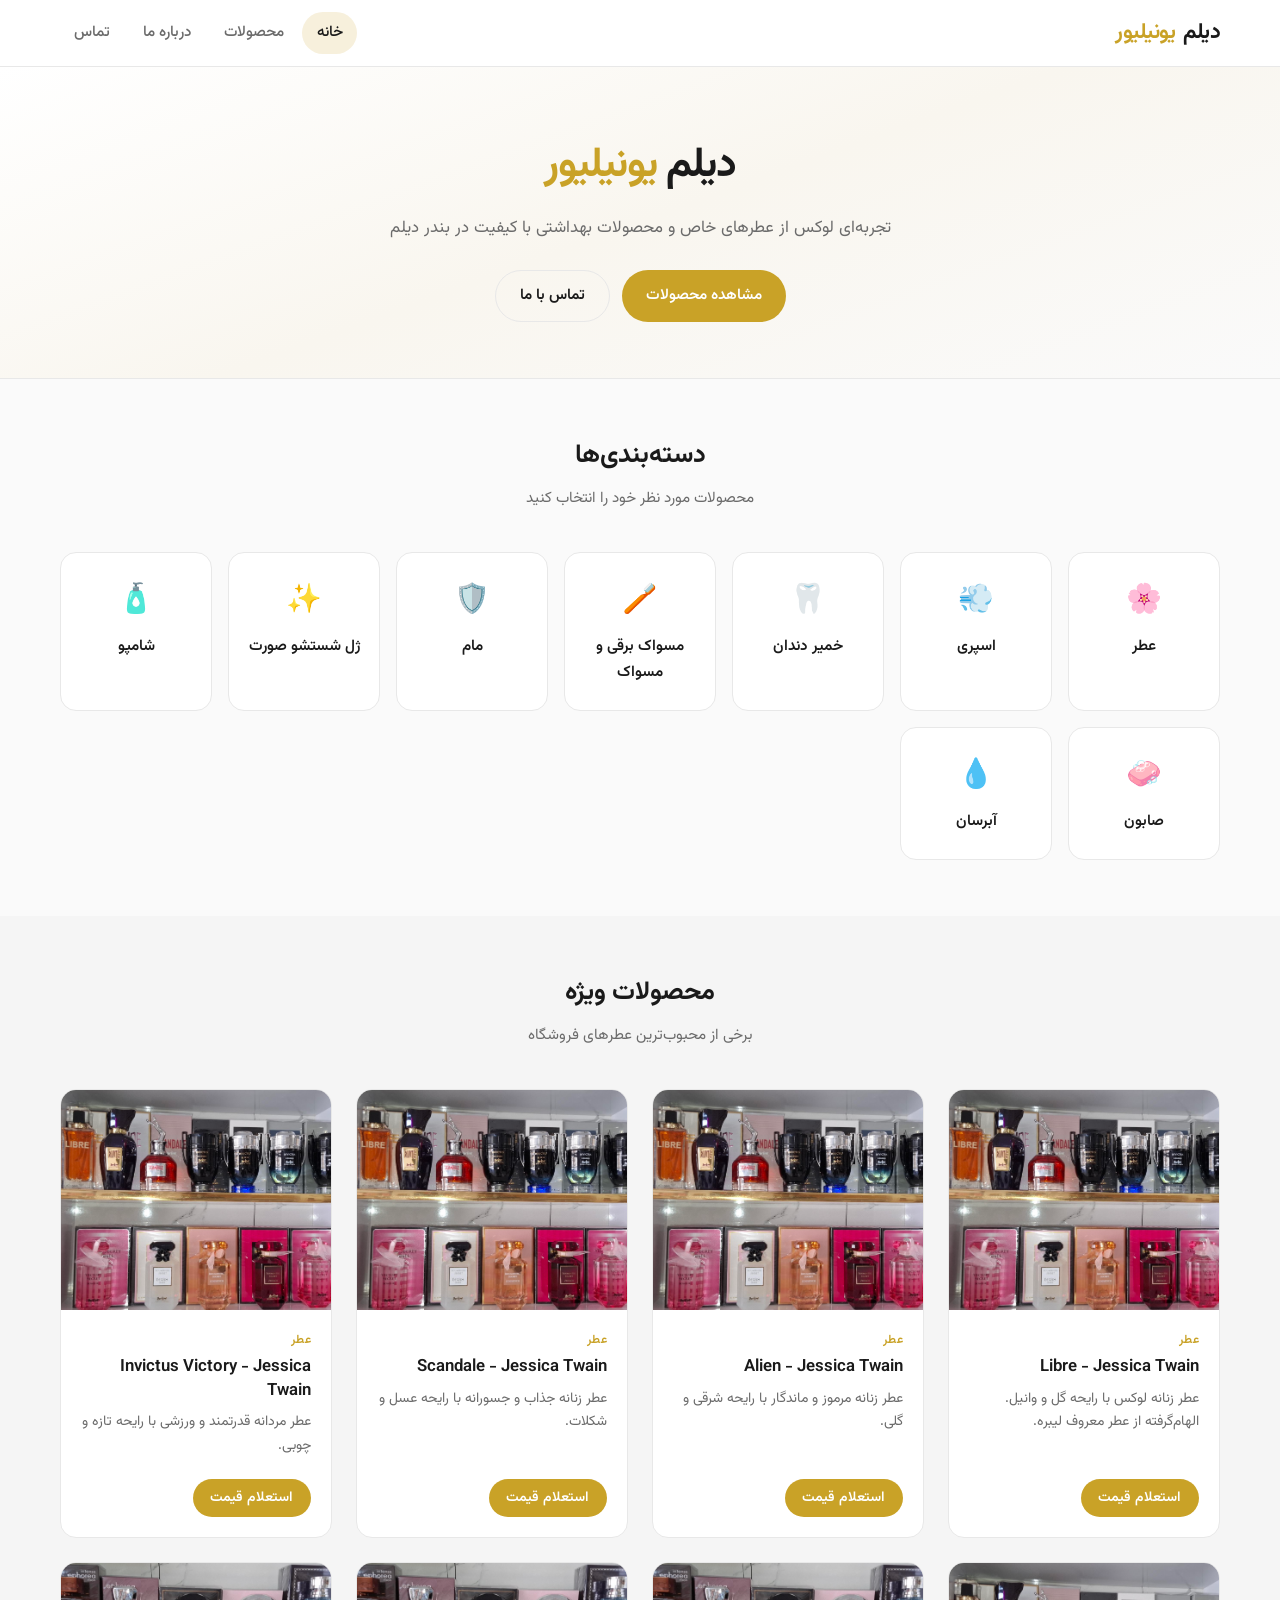
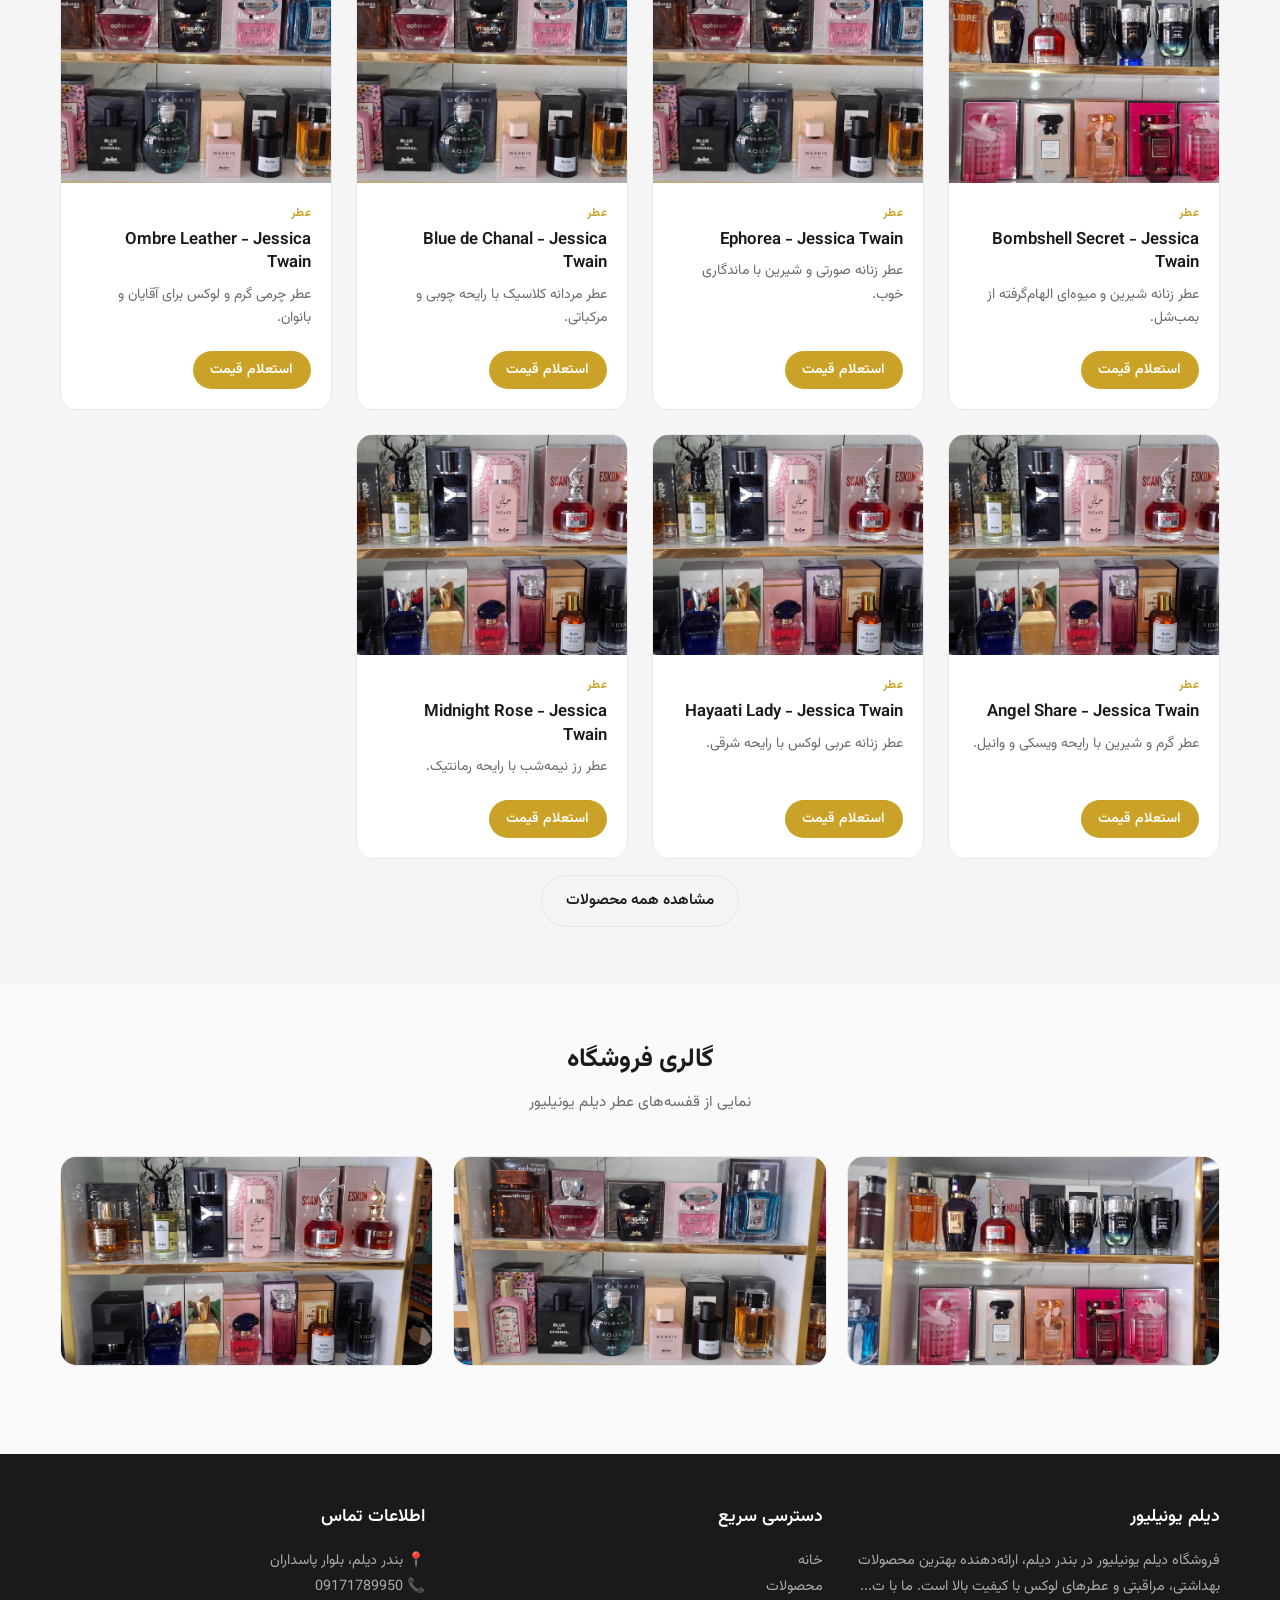
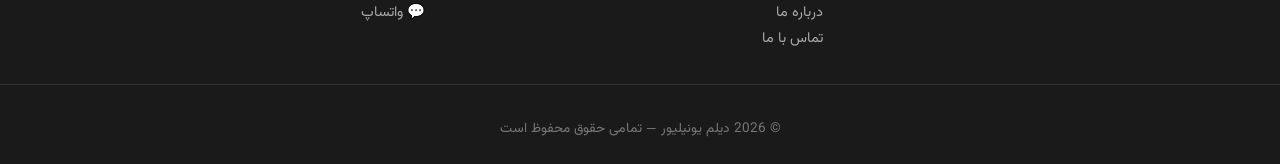
<file: index.html>
<!DOCTYPE html>
<html lang="fa" dir="rtl">
<head>
  <meta charset="UTF-8">
  <meta name="viewport" content="width=device-width, initial-scale=1.0">
  <meta name="description" content="فروشگاه دیلم یونیلیور - عطر و محصولات بهداشتی لوکس در بندر دیلم">
  <meta name="theme-color" content="#c9a227">
  <title>دیلم یونیلیور | فروشگاه عطر و محصولات بهداشتی</title>
  <link rel="manifest" href="manifest.json">
  <link rel="icon" href="images/icon-192.png">
  <link rel="apple-touch-icon" href="images/icon-192.png">
  <link rel="stylesheet" href="css/style.css">
</head>
<body>
  <header class="header" id="header"></header>

  <section class="hero">
    <h1>دیلم <span>یونیلیور</span></h1>
    <p>تجربه‌ای لوکس از عطرهای خاص و محصولات بهداشتی با کیفیت در بندر دیلم</p>
    <div class="hero-actions">
      <a href="products.html" class="btn btn-primary">مشاهده محصولات</a>
      <a href="contact.html" class="btn btn-outline">تماس با ما</a>
    </div>
  </section>

  <section class="section">
    <div class="container">
      <h2 class="section-title">دسته‌بندی‌ها</h2>
      <p class="section-subtitle">محصولات مورد نظر خود را انتخاب کنید</p>
      <div class="categories-grid" id="categoriesGrid"></div>
    </div>
  </section>

  <section class="section" style="background: var(--bg-soft);">
    <div class="container">
      <h2 class="section-title">محصولات ویژه</h2>
      <p class="section-subtitle">برخی از محبوب‌ترین عطرهای فروشگاه</p>
      <div class="products-grid" id="featuredProducts"></div>
      <div class="text-center mt-3">
        <a href="products.html" class="btn btn-outline">مشاهده همه محصولات</a>
      </div>
    </div>
  </section>

  <section class="section">
    <div class="container">
      <h2 class="section-title">گالری فروشگاه</h2>
      <p class="section-subtitle">نمایی از قفسه‌های عطر دیلم یونیلیور</p>
      <div class="gallery-grid">
        <div class="gallery-item">
          <img src="images/1000253459.jpg" alt="قفسه عطر ۱" loading="lazy">
        </div>
        <div class="gallery-item">
          <img src="images/1000253458.jpg" alt="قفسه عطر ۲" loading="lazy">
        </div>
        <div class="gallery-item">
          <img src="images/1000253457.jpg" alt="قفسه عطر ۳" loading="lazy">
        </div>
      </div>
    </div>
  </section>

  <footer class="footer" id="footer"></footer>

  <!-- مودال استعلام قیمت -->
  <div class="modal-overlay" id="inquiryModal">
    <div class="modal">
      <h3>استعلام قیمت</h3>
      <p>محصول: <strong id="inquiryProductName"></strong></p>
      <form id="inquiryForm">
        <input type="hidden" id="inquiryProductId">
        <div class="form-group">
          <label for="customerName">نام شما</label>
          <input type="text" id="customerName" placeholder="نام و نام خانوادگی" required>
        </div>
        <div class="modal-actions">
          <button type="button" class="btn btn-outline" onclick="closeInquiryModal()">انصراف</button>
          <button type="submit" class="btn btn-primary">ارسال به واتساپ</button>
        </div>
      </form>
    </div>
  </div>

  <script src="js/data.js"></script>
  <script src="js/app.js"></script>
</body>
</html>
</file>
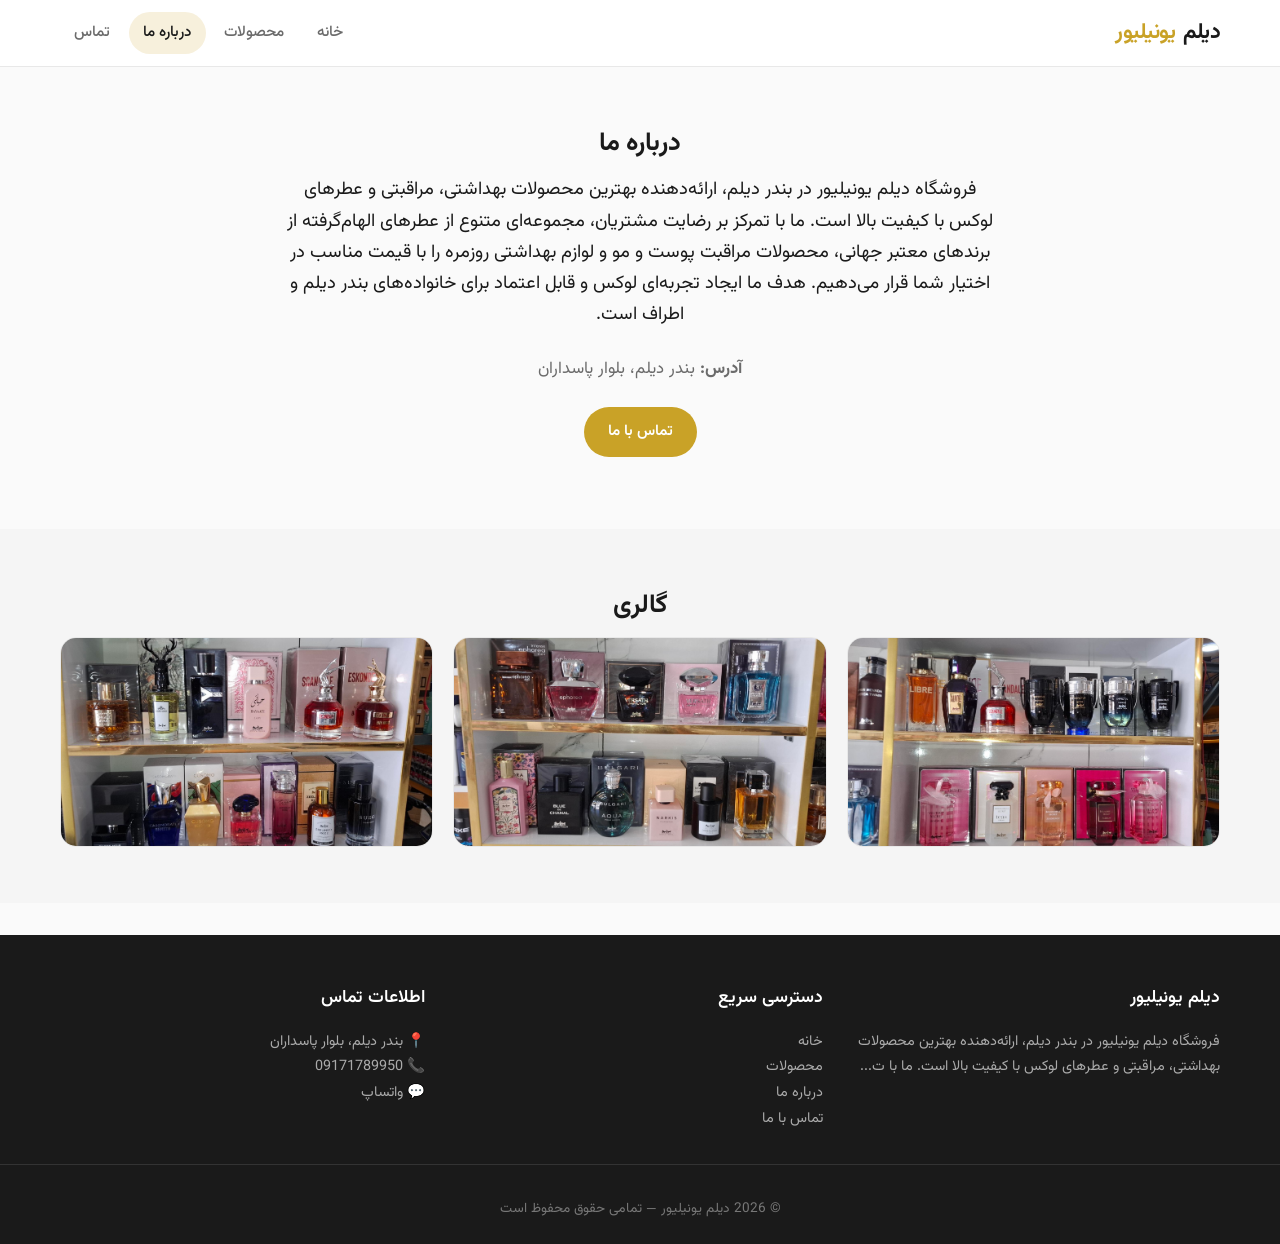
<file: about.html>
<!DOCTYPE html>
<html lang="fa" dir="rtl">
<head>
  <meta charset="UTF-8">
  <meta name="viewport" content="width=device-width, initial-scale=1.0">
  <meta name="description" content="درباره فروشگاه دیلم یونیلیور در بندر دیلم">
  <meta name="theme-color" content="#c9a227">
  <title>درباره ما | دیلم یونیلیور</title>
  <link rel="manifest" href="manifest.json">
  <link rel="icon" href="images/icon-192.png">
  <link rel="stylesheet" href="css/style.css">
</head>
<body>
  <header class="header" id="header"></header>

  <section class="section">
    <div class="container">
      <h1 class="section-title">درباره ما</h1>
      <div class="about-content" id="aboutContent">
        <!-- محتوا از JS لود می‌شود -->
      </div>
    </div>
  </section>

  <section class="section" style="background: var(--bg-soft);">
    <div class="container">
      <h2 class="section-title">گالری</h2>
      <div class="gallery-grid">
        <div class="gallery-item">
          <img src="images/1000253459.jpg" alt="قفسه عطر" loading="lazy">
        </div>
        <div class="gallery-item">
          <img src="images/1000253458.jpg" alt="قفسه عطر" loading="lazy">
        </div>
        <div class="gallery-item">
          <img src="images/1000253457.jpg" alt="قفسه عطر" loading="lazy">
        </div>
      </div>
    </div>
  </section>

  <footer class="footer" id="footer"></footer>

  <script src="js/data.js"></script>
  <script src="js/app.js"></script>
  <script>
    document.addEventListener("DOMContentLoaded", () => {
      const info = loadShopInfo();
      document.getElementById("aboutContent").innerHTML = `
        <p style="font-size:1.15rem; color:var(--text); margin-bottom:1.5rem;">${info.about}</p>
        <p><strong>آدرس:</strong> ${info.address}</p>
        <p style="margin-top:1.5rem;">
          <a href="contact.html" class="btn btn-primary">تماس با ما</a>
        </p>
      `;
    });
  </script>
</body>
</html>
</file>
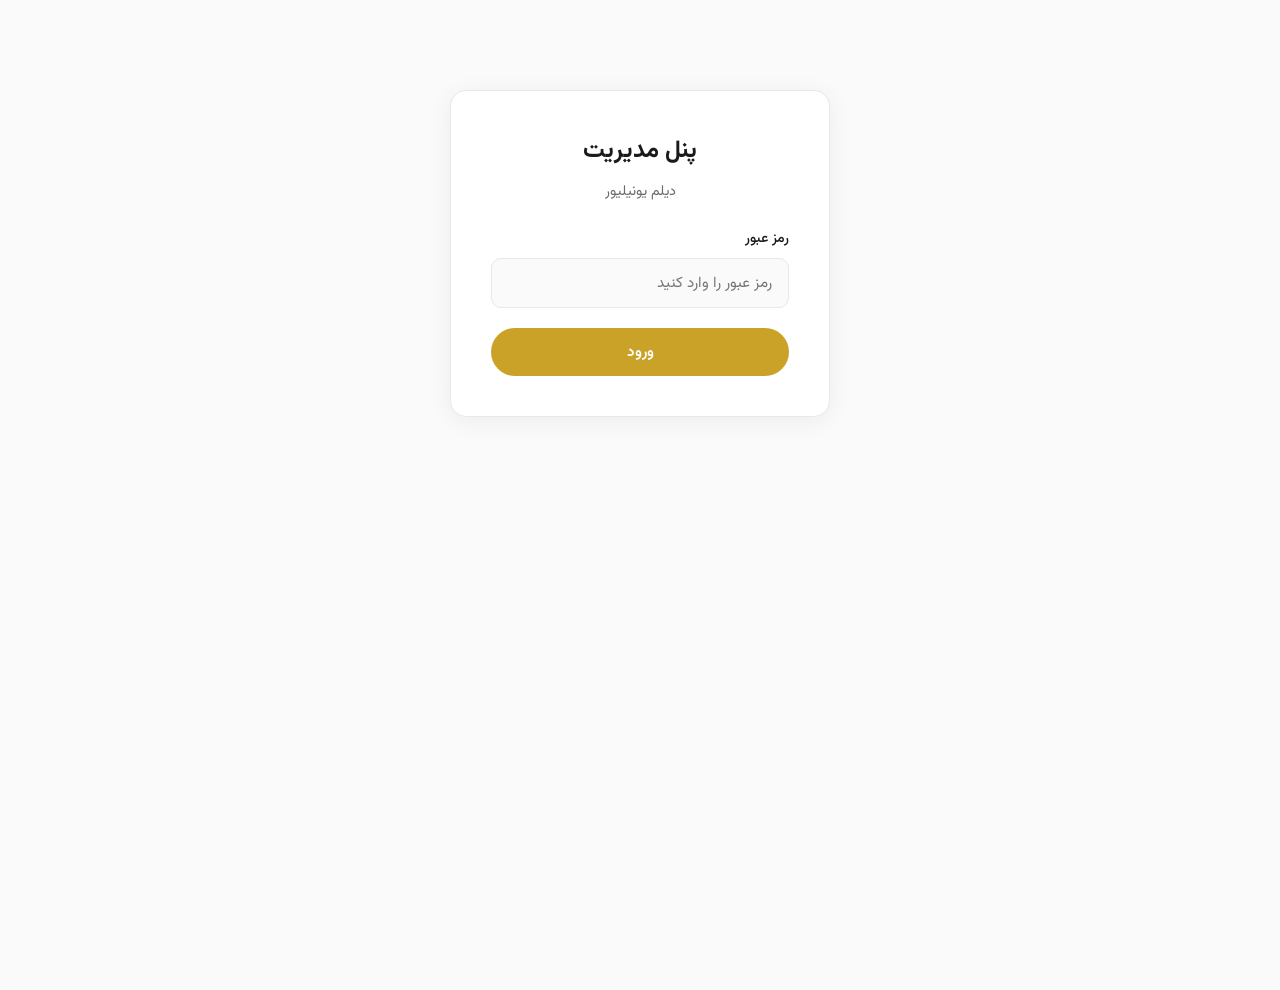
<file: admin.html>
<!DOCTYPE html>
<html lang="fa" dir="rtl">
<head>
  <meta charset="UTF-8">
  <meta name="viewport" content="width=device-width, initial-scale=1.0">
  <meta name="theme-color" content="#1a1a1a">
  <title>پنل مدیریت | دیلم یونیلیور</title>
  <link rel="icon" href="images/icon-192.png">
  <link rel="stylesheet" href="css/style.css">
</head>
<body>
  <div id="loginScreen">
    <div class="login-box">
      <h2 style="text-align:center; margin-bottom:0.5rem;">پنل مدیریت</h2>
      <p style="text-align:center; color:var(--text-muted); margin-bottom:1.5rem; font-size:0.9rem;">دیلم یونیلیور</p>
      <form id="loginForm">
        <div class="form-group">
          <label for="password">رمز عبور</label>
          <input type="password" id="password" placeholder="رمز عبور را وارد کنید" required>
        </div>
        <button type="submit" class="btn btn-primary" style="width:100%">ورود</button>
      </form>
      <p id="loginError" style="color:#c0392b; text-align:center; margin-top:1rem; font-size:0.9rem; display:none;">رمز عبور اشتباه است</p>
    </div>
  </div>

  <div id="adminPanel" class="hidden">
    <header class="admin-header">
      <div class="header-inner">
        <a href="index.html" class="logo">دیلم <span style="color:var(--accent)">یونیلیور</span> — مدیریت</a>
        <button class="btn btn-sm btn-outline" style="color:#fff; border-color:#555;" onclick="logout()">خروج</button>
      </div>
    </header>

    <div class="admin-layout">
      <aside class="admin-sidebar">
        <a href="#" class="active" data-tab="products">محصولات</a>
        <a href="#" data-tab="categories">دسته‌بندی‌ها</a>
        <a href="#" data-tab="shop">اطلاعات فروشگاه</a>
        <a href="#" data-tab="export">خروجی داده</a>
      </aside>

      <main class="admin-content">
        <!-- محصولات -->
        <div id="tab-products" class="tab-content">
          <div style="display:flex; justify-content:space-between; align-items:center; margin-bottom:1.5rem; flex-wrap:wrap; gap:1rem;">
            <h2>مدیریت محصولات</h2>
            <button class="btn btn-primary btn-sm" onclick="showAddProduct()">+ افزودن محصول</button>
          </div>

          <div class="admin-card">
            <div style="overflow-x:auto;">
              <table class="admin-table" id="productsTable">
                <thead>
                  <tr>
                    <th>نام</th>
                    <th>دسته‌بندی</th>
                    <th>ویژه</th>
                    <th>عملیات</th>
                  </tr>
                </thead>
                <tbody></tbody>
              </table>
            </div>
          </div>
        </div>

        <!-- دسته‌بندی‌ها -->
        <div id="tab-categories" class="tab-content hidden">
          <div style="display:flex; justify-content:space-between; align-items:center; margin-bottom:1.5rem; flex-wrap:wrap; gap:1rem;">
            <h2>دسته‌بندی‌ها</h2>
            <button class="btn btn-primary btn-sm" onclick="showAddCategory()">+ افزودن دسته</button>
          </div>
          <div class="admin-card">
            <table class="admin-table" id="categoriesTable">
              <thead>
                <tr>
                  <th>آیکون</th>
                  <th>نام</th>
                  <th>شناسه</th>
                  <th>عملیات</th>
                </tr>
              </thead>
              <tbody></tbody>
            </table>
          </div>
        </div>

        <!-- اطلاعات فروشگاه -->
        <div id="tab-shop" class="tab-content hidden">
          <h2 style="margin-bottom:1.5rem;">اطلاعات فروشگاه</h2>
          <div class="admin-card">
            <form id="shopForm">
              <div class="form-group">
                <label>نام فروشگاه</label>
                <input type="text" id="shopName" required>
              </div>
              <div class="form-group">
                <label>متن درباره ما</label>
                <textarea id="shopAbout" rows="5" required></textarea>
              </div>
              <div class="form-group">
                <label>آدرس</label>
                <input type="text" id="shopAddress">
              </div>
              <div class="form-group">
                <label>شماره تلفن / واتساپ (بدون صفر اول، با ۹۸)</label>
                <input type="text" id="shopWhatsapp" placeholder="989171789950">
              </div>
              <div class="form-group">
                <label>شماره نمایشی</label>
                <input type="text" id="shopPhone" placeholder="09171789950">
              </div>
              <div class="form-group">
                <label>اینستاگرام (بدون @)</label>
                <input type="text" id="shopInstagram">
              </div>
              <button type="submit" class="btn btn-primary">ذخیره تغییرات</button>
            </form>
          </div>
        </div>

        <!-- خروجی -->
        <div id="tab-export" class="tab-content hidden">
          <h2 style="margin-bottom:1.5rem;">خروجی و پشتیبان‌گیری</h2>
          <div class="admin-card">
            <p style="color:var(--text-muted); margin-bottom:1rem;">
              چون سایت روی GitHub Pages است، داده‌های اضافه‌شده فقط روی همین مرورگر ذخیره می‌شوند.
              برای دائمی کردن، داده‌ها را کپی کرده و در فایل <code>js/data.js</code> جایگزین کنید.
            </p>
            <button class="btn btn-primary" onclick="exportData()">دانلود فایل داده (JSON)</button>
            <button class="btn btn-outline mt-2" onclick="resetToDefault()">بازگشت به داده‌های اولیه</button>
          </div>
        </div>
      </main>
    </div>
  </div>

  <!-- مودال افزودن/ویرایش محصول -->
  <div class="modal-overlay" id="productModal">
    <div class="modal" style="max-width:480px;">
      <h3 id="productModalTitle">افزودن محصول</h3>
      <form id="productForm">
        <input type="hidden" id="productId">
        <div class="form-group">
          <label>نام محصول</label>
          <input type="text" id="productName" required>
        </div>
        <div class="form-group">
          <label>برند (اختیاری)</label>
          <input type="text" id="productBrand">
        </div>
        <div class="form-group">
          <label>دسته‌بندی</label>
          <select id="productCategory" required></select>
        </div>
        <div class="form-group">
          <label>توضیحات</label>
          <textarea id="productDesc" rows="3"></textarea>
        </div>
        <div class="form-group">
          <label>آدرس تصویر (یا نام فایل داخل پوشه images)</label>
          <input type="text" id="productImage" placeholder="images/1000253459.jpg">
        </div>
        <div class="form-group">
          <label>
            <input type="checkbox" id="productFeatured"> نمایش در محصولات ویژه
          </label>
        </div>
        <div class="modal-actions">
          <button type="button" class="btn btn-outline" onclick="closeProductModal()">انصراف</button>
          <button type="submit" class="btn btn-primary">ذخیره</button>
        </div>
      </form>
    </div>
  </div>

  <!-- مودال دسته -->
  <div class="modal-overlay" id="categoryModal">
    <div class="modal">
      <h3 id="categoryModalTitle">افزودن دسته‌بندی</h3>
      <form id="categoryForm">
        <input type="hidden" id="categoryOldId">
        <div class="form-group">
          <label>شناسه (انگلیسی، بدون فاصله)</label>
          <input type="text" id="categoryId" required placeholder="مثلاً perfume">
        </div>
        <div class="form-group">
          <label>نام نمایشی</label>
          <input type="text" id="categoryName" required>
        </div>
        <div class="form-group">
          <label>آیکون (ایموجی)</label>
          <input type="text" id="categoryIcon" placeholder="🌸">
        </div>
        <div class="modal-actions">
          <button type="button" class="btn btn-outline" onclick="closeCategoryModal()">انصراف</button>
          <button type="submit" class="btn btn-primary">ذخیره</button>
        </div>
      </form>
    </div>
  </div>

  <script src="js/data.js"></script>
  <script>
    // توابع بارگذاری داده
    function loadProducts() {
      const stored = localStorage.getItem("dilem_products");
      return stored ? JSON.parse(stored) : DEFAULT_PRODUCTS;
    }
    function loadCategories() {
      const stored = localStorage.getItem("dilem_categories");
      return stored ? JSON.parse(stored) : DEFAULT_CATEGORIES;
    }
    function loadShopInfo() {
      const stored = localStorage.getItem("dilem_shop_info");
      return stored ? JSON.parse(stored) : DEFAULT_SHOP_INFO;
    }

    const ADMIN_PASSWORD = "admin123";
    let products = loadProducts();
    let categories = loadCategories();
    let shopInfo = loadShopInfo();

    // ورود
    document.getElementById("loginForm").addEventListener("submit", (e) => {
      e.preventDefault();
      const pass = document.getElementById("password").value.trim();
      if (pass === ADMIN_PASSWORD) {
        sessionStorage.setItem("dilem_admin", "1");
        showAdmin();
      } else {
        document.getElementById("loginError").style.display = "block";
      }
    });

    function logout() {
      sessionStorage.removeItem("dilem_admin");
      location.reload();
    }

    function showAdmin() {
      document.getElementById("loginScreen").classList.add("hidden");
      document.getElementById("adminPanel").classList.remove("hidden");
      renderProductsTable();
      renderCategoriesTable();
      fillShopForm();
    }

    // چک لاگین
    if (sessionStorage.getItem("dilem_admin") === "1") {
      showAdmin();
    }

    // تب‌ها
    document.querySelectorAll(".admin-sidebar a").forEach(link => {
      link.addEventListener("click", (e) => {
        e.preventDefault();
        document.querySelectorAll(".admin-sidebar a").forEach(a => a.classList.remove("active"));
        link.classList.add("active");
        document.querySelectorAll(".tab-content").forEach(t => t.classList.add("hidden"));
        document.getElementById("tab-" + link.dataset.tab).classList.remove("hidden");
      });
    });

    // محصولات
    function renderProductsTable() {
      const tbody = document.querySelector("#productsTable tbody");
      tbody.innerHTML = products.map(p => {
        const cat = categories.find(c => c.id === p.category);
        return `
          <tr>
            <td>${p.name}${p.brand ? ` <small style="color:#888">(${p.brand})</small>` : ""}</td>
            <td>${cat ? cat.name : p.category}</td>
            <td>${p.featured ? "✅" : "—"}</td>
            <td>
              <button class="btn btn-sm btn-outline" onclick="editProduct('${p.id}')">ویرایش</button>
              <button class="btn btn-sm btn-outline" style="color:#c0392b; border-color:#e74c3c;" onclick="deleteProduct('${p.id}')">حذف</button>
            </td>
          </tr>
        `;
      }).join("");
    }

    function showAddProduct() {
      document.getElementById("productModalTitle").textContent = "افزودن محصول";
      document.getElementById("productForm").reset();
      document.getElementById("productId").value = "";
      fillCategorySelect();
      document.getElementById("productModal").classList.add("active");
    }

    function editProduct(id) {
      const p = products.find(x => x.id === id);
      if (!p) return;
      document.getElementById("productModalTitle").textContent = "ویرایش محصول";
      document.getElementById("productId").value = p.id;
      document.getElementById("productName").value = p.name;
      document.getElementById("productBrand").value = p.brand || "";
      document.getElementById("productDesc").value = p.description || "";
      document.getElementById("productImage").value = p.image || "";
      document.getElementById("productFeatured").checked = !!p.featured;
      fillCategorySelect();
      document.getElementById("productCategory").value = p.category;
      document.getElementById("productModal").classList.add("active");
    }

    function closeProductModal() {
      document.getElementById("productModal").classList.remove("active");
    }

    function fillCategorySelect() {
      const sel = document.getElementById("productCategory");
      sel.innerHTML = categories.map(c => `<option value="${c.id}">${c.name}</option>`).join("");
    }

    document.getElementById("productForm").addEventListener("submit", (e) => {
      e.preventDefault();
      const id = document.getElementById("productId").value;
      const data = {
        id: id || "p" + Date.now(),
        name: document.getElementById("productName").value.trim(),
        brand: document.getElementById("productBrand").value.trim(),
        category: document.getElementById("productCategory").value,
        description: document.getElementById("productDesc").value.trim(),
        image: document.getElementById("productImage").value.trim() || "images/1000253459.jpg",
        featured: document.getElementById("productFeatured").checked
      };

      if (id) {
        const idx = products.findIndex(p => p.id === id);
        if (idx !== -1) products[idx] = data;
      } else {
        products.push(data);
      }
      saveProducts();
      renderProductsTable();
      closeProductModal();
    });

    function deleteProduct(id) {
      if (!confirm("آیا از حذف این محصول مطمئن هستید؟")) return;
      products = products.filter(p => p.id !== id);
      saveProducts();
      renderProductsTable();
    }

    // دسته‌بندی
    function renderCategoriesTable() {
      const tbody = document.querySelector("#categoriesTable tbody");
      tbody.innerHTML = categories.map(c => `
        <tr>
          <td style="font-size:1.4rem;">${c.icon || "📦"}</td>
          <td>${c.name}</td>
          <td><code>${c.id}</code></td>
          <td>
            <button class="btn btn-sm btn-outline" onclick="editCategory('${c.id}')">ویرایش</button>
            <button class="btn btn-sm btn-outline" style="color:#c0392b; border-color:#e74c3c;" onclick="deleteCategory('${c.id}')">حذف</button>
          </td>
        </tr>
      `).join("");
    }

    function showAddCategory() {
      document.getElementById("categoryModalTitle").textContent = "افزودن دسته‌بندی";
      document.getElementById("categoryForm").reset();
      document.getElementById("categoryOldId").value = "";
      document.getElementById("categoryModal").classList.add("active");
    }

    function editCategory(id) {
      const c = categories.find(x => x.id === id);
      if (!c) return;
      document.getElementById("categoryModalTitle").textContent = "ویرایش دسته‌بندی";
      document.getElementById("categoryOldId").value = c.id;
      document.getElementById("categoryId").value = c.id;
      document.getElementById("categoryName").value = c.name;
      document.getElementById("categoryIcon").value = c.icon || "";
      document.getElementById("categoryModal").classList.add("active");
    }

    function closeCategoryModal() {
      document.getElementById("categoryModal").classList.remove("active");
    }

    document.getElementById("categoryForm").addEventListener("submit", (e) => {
      e.preventDefault();
      const oldId = document.getElementById("categoryOldId").value;
      const data = {
        id: document.getElementById("categoryId").value.trim().toLowerCase().replace(/\s+/g, "-"),
        name: document.getElementById("categoryName").value.trim(),
        icon: document.getElementById("categoryIcon").value.trim()
      };

      if (oldId) {
        const idx = categories.findIndex(c => c.id === oldId);
        if (idx !== -1) {
          // آپدیت محصولات هم اگر شناسه عوض شده
          if (oldId !== data.id) {
            products.forEach(p => { if (p.category === oldId) p.category = data.id; });
            saveProducts();
          }
          categories[idx] = data;
        }
      } else {
        if (categories.some(c => c.id === data.id)) {
          alert("این شناسه قبلاً وجود دارد");
          return;
        }
        categories.push(data);
      }
      saveCategories();
      renderCategoriesTable();
      closeCategoryModal();
    });

    function deleteCategory(id) {
      if (products.some(p => p.category === id)) {
        alert("این دسته‌بندی دارای محصول است. ابتدا محصولات را جابجا یا حذف کنید.");
        return;
      }
      if (!confirm("حذف این دسته‌بندی؟")) return;
      categories = categories.filter(c => c.id !== id);
      saveCategories();
      renderCategoriesTable();
    }

    // اطلاعات فروشگاه
    function fillShopForm() {
      document.getElementById("shopName").value = shopInfo.name || "";
      document.getElementById("shopAbout").value = shopInfo.about || "";
      document.getElementById("shopAddress").value = shopInfo.address || "";
      document.getElementById("shopWhatsapp").value = shopInfo.whatsapp || "";
      document.getElementById("shopPhone").value = shopInfo.phone || "";
      document.getElementById("shopInstagram").value = shopInfo.instagram || "";
    }

    document.getElementById("shopForm").addEventListener("submit", (e) => {
      e.preventDefault();
      shopInfo = {
        name: document.getElementById("shopName").value.trim(),
        about: document.getElementById("shopAbout").value.trim(),
        address: document.getElementById("shopAddress").value.trim(),
        whatsapp: document.getElementById("shopWhatsapp").value.trim(),
        phone: document.getElementById("shopPhone").value.trim(),
        instagram: document.getElementById("shopInstagram").value.trim()
      };
      saveShopInfo();
      alert("اطلاعات فروشگاه ذخیره شد");
    });

    // خروجی
    function exportData() {
      const data = {
        products,
        categories,
        shopInfo,
        exportedAt: new Date().toISOString()
      };
      const blob = new Blob([JSON.stringify(data, null, 2)], { type: "application/json" });
      const url = URL.createObjectURL(blob);
      const a = document.createElement("a");
      a.href = url;
      a.download = "dilem-unilever-data.json";
      a.click();
      URL.revokeObjectURL(url);
    }

    function resetToDefault() {
      if (!confirm("همه تغییرات حذف و به حالت اولیه برمی‌گردد. مطمئنید؟")) return;
      localStorage.removeItem("dilem_products");
      localStorage.removeItem("dilem_categories");
      localStorage.removeItem("dilem_shop_info");
      location.reload();
    }

    // توابع ذخیره (از data.js)
    function saveProducts() {
      localStorage.setItem("dilem_products", JSON.stringify(products));
    }
    function saveCategories() {
      localStorage.setItem("dilem_categories", JSON.stringify(categories));
    }
    function saveShopInfo() {
      localStorage.setItem("dilem_shop_info", JSON.stringify(shopInfo));
    }
  </script>
</body>
</html>
</file>
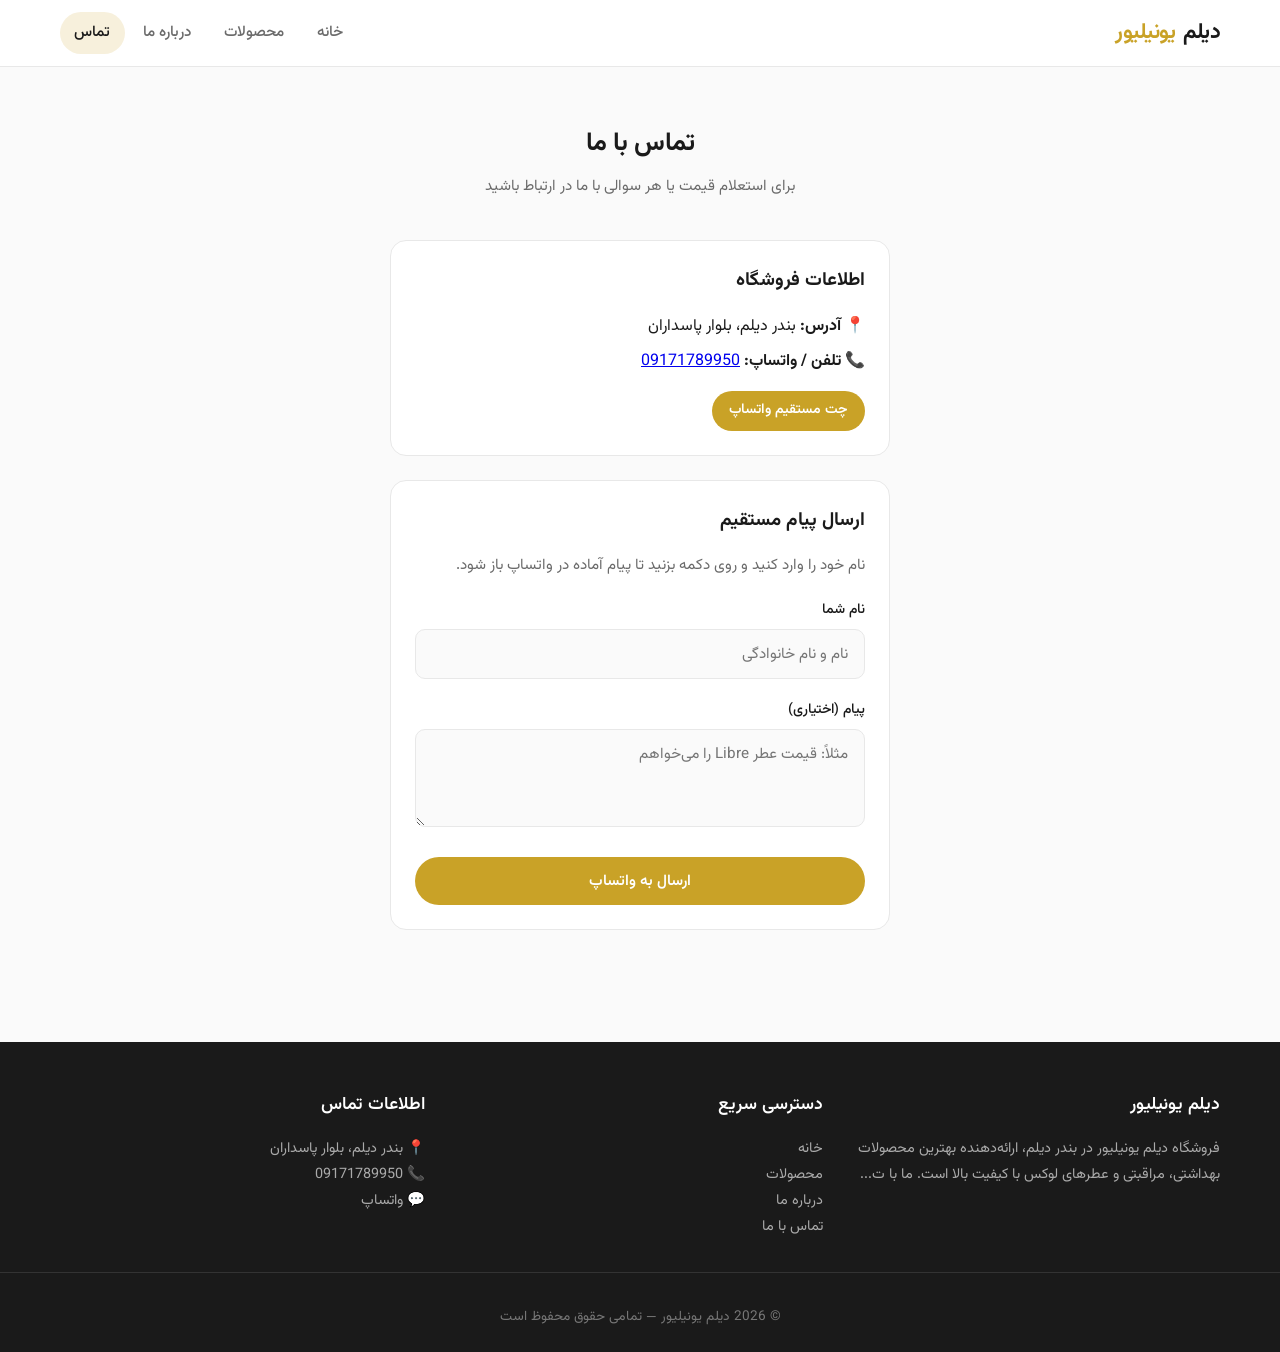
<file: contact.html>
<!DOCTYPE html>
<html lang="fa" dir="rtl">
<head>
  <meta charset="UTF-8">
  <meta name="viewport" content="width=device-width, initial-scale=1.0">
  <meta name="description" content="تماس با فروشگاه دیلم یونیلیور">
  <meta name="theme-color" content="#c9a227">
  <title>تماس با ما | دیلم یونیلیور</title>
  <link rel="manifest" href="manifest.json">
  <link rel="icon" href="images/icon-192.png">
  <link rel="stylesheet" href="css/style.css">
</head>
<body>
  <header class="header" id="header"></header>

  <section class="section">
    <div class="container">
      <h1 class="section-title">تماس با ما</h1>
      <p class="section-subtitle">برای استعلام قیمت یا هر سوالی با ما در ارتباط باشید</p>

      <div style="max-width: 500px; margin: 0 auto;">
        <div class="admin-card" id="contactInfo">
          <!-- از JS -->
        </div>

        <div class="admin-card" style="margin-top: 1.5rem;">
          <h3 style="margin-bottom: 1rem;">ارسال پیام مستقیم</h3>
          <p style="color: var(--text-muted); margin-bottom: 1.25rem; font-size: 0.95rem;">
            نام خود را وارد کنید و روی دکمه بزنید تا پیام آماده در واتساپ باز شود.
          </p>
          <form id="contactForm">
            <div class="form-group">
              <label for="contactName">نام شما</label>
              <input type="text" id="contactName" placeholder="نام و نام خانوادگی" required>
            </div>
            <div class="form-group">
              <label for="contactMessage">پیام (اختیاری)</label>
              <textarea id="contactMessage" rows="3" placeholder="مثلاً: قیمت عطر Libre را می‌خواهم"></textarea>
            </div>
            <button type="submit" class="btn btn-primary" style="width:100%">ارسال به واتساپ</button>
          </form>
        </div>
      </div>
    </div>
  </section>

  <footer class="footer" id="footer"></footer>

  <script src="js/data.js"></script>
  <script src="js/app.js"></script>
  <script>
    document.addEventListener("DOMContentLoaded", () => {
      const info = loadShopInfo();
      document.getElementById("contactInfo").innerHTML = `
        <h3 style="margin-bottom:1rem;">اطلاعات فروشگاه</h3>
        <p>📍 <strong>آدرس:</strong> ${info.address}</p>
        <p style="margin-top:0.5rem;">📞 <strong>تلفن / واتساپ:</strong> <a href="tel:${info.phone}">${info.phone}</a></p>
        <p style="margin-top:1rem;">
          <a href="https://wa.me/${info.whatsapp}" class="btn btn-primary btn-sm" target="_blank">چت مستقیم واتساپ</a>
        </p>
      `;

      document.getElementById("contactForm").addEventListener("submit", (e) => {
        e.preventDefault();
        const name = document.getElementById("contactName").value.trim();
        const msg = document.getElementById("contactMessage").value.trim();
        if (!name) return;
        
        let text = `سلام، من ${name} هستم.`;
        if (msg) text += `\n${msg}`;
        text += `\nاز سایت دیلم یونیلیور`;
        
        window.open(`https://wa.me/${info.whatsapp}?text=${encodeURIComponent(text)}`, "_blank");
      });
    });
  </script>
</body>
</html>
</file>
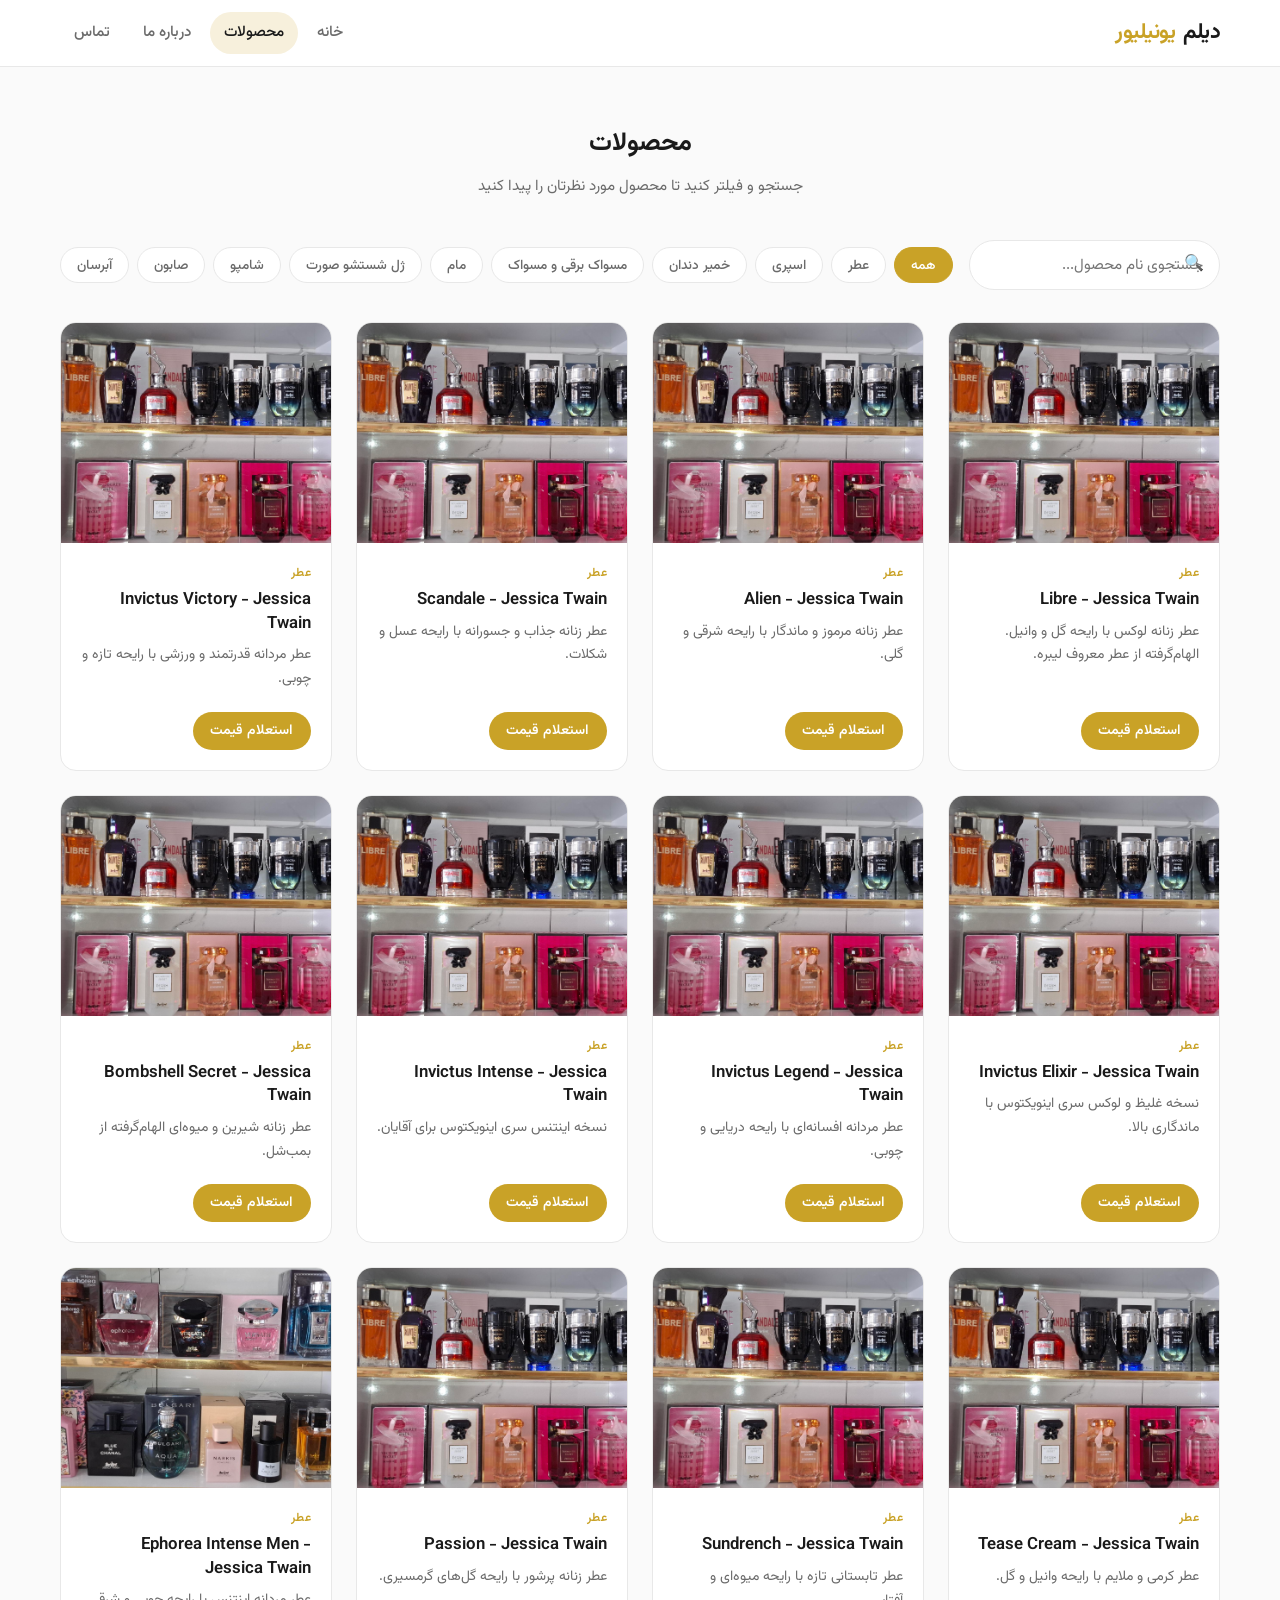
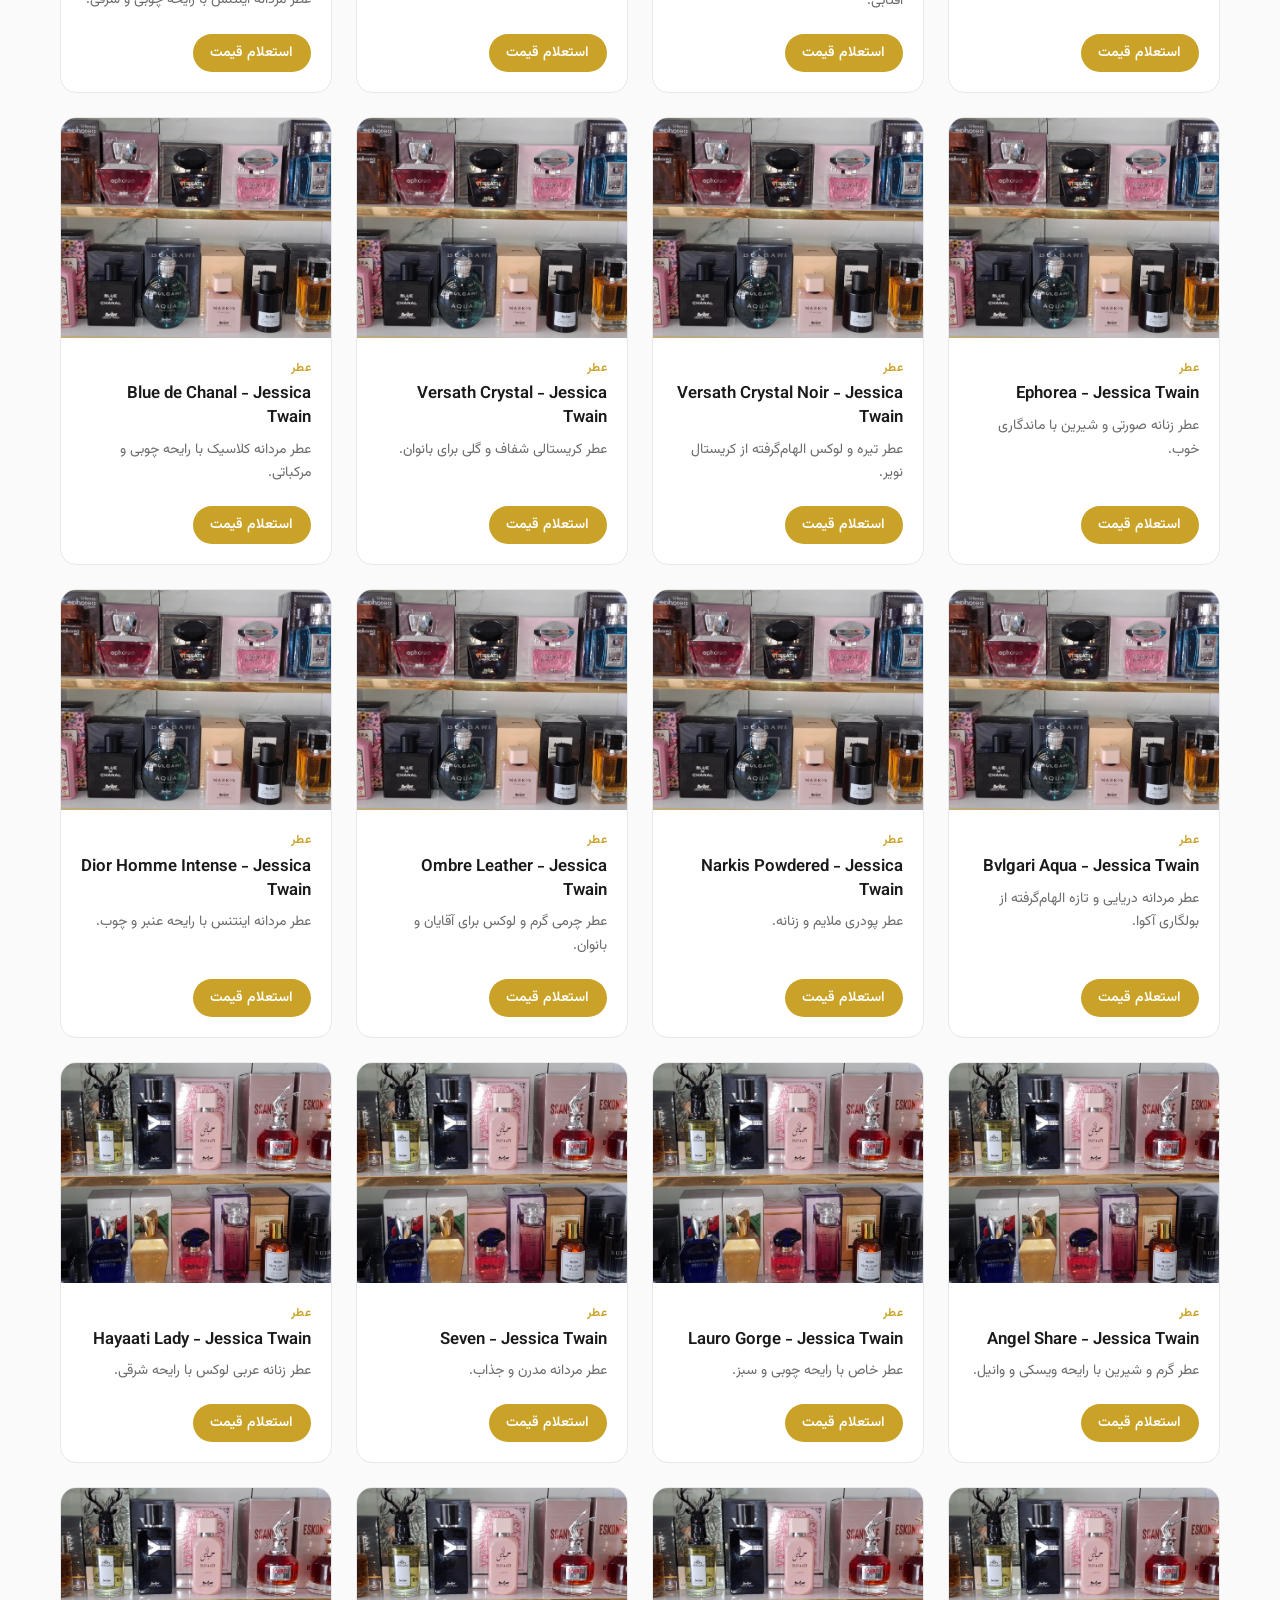
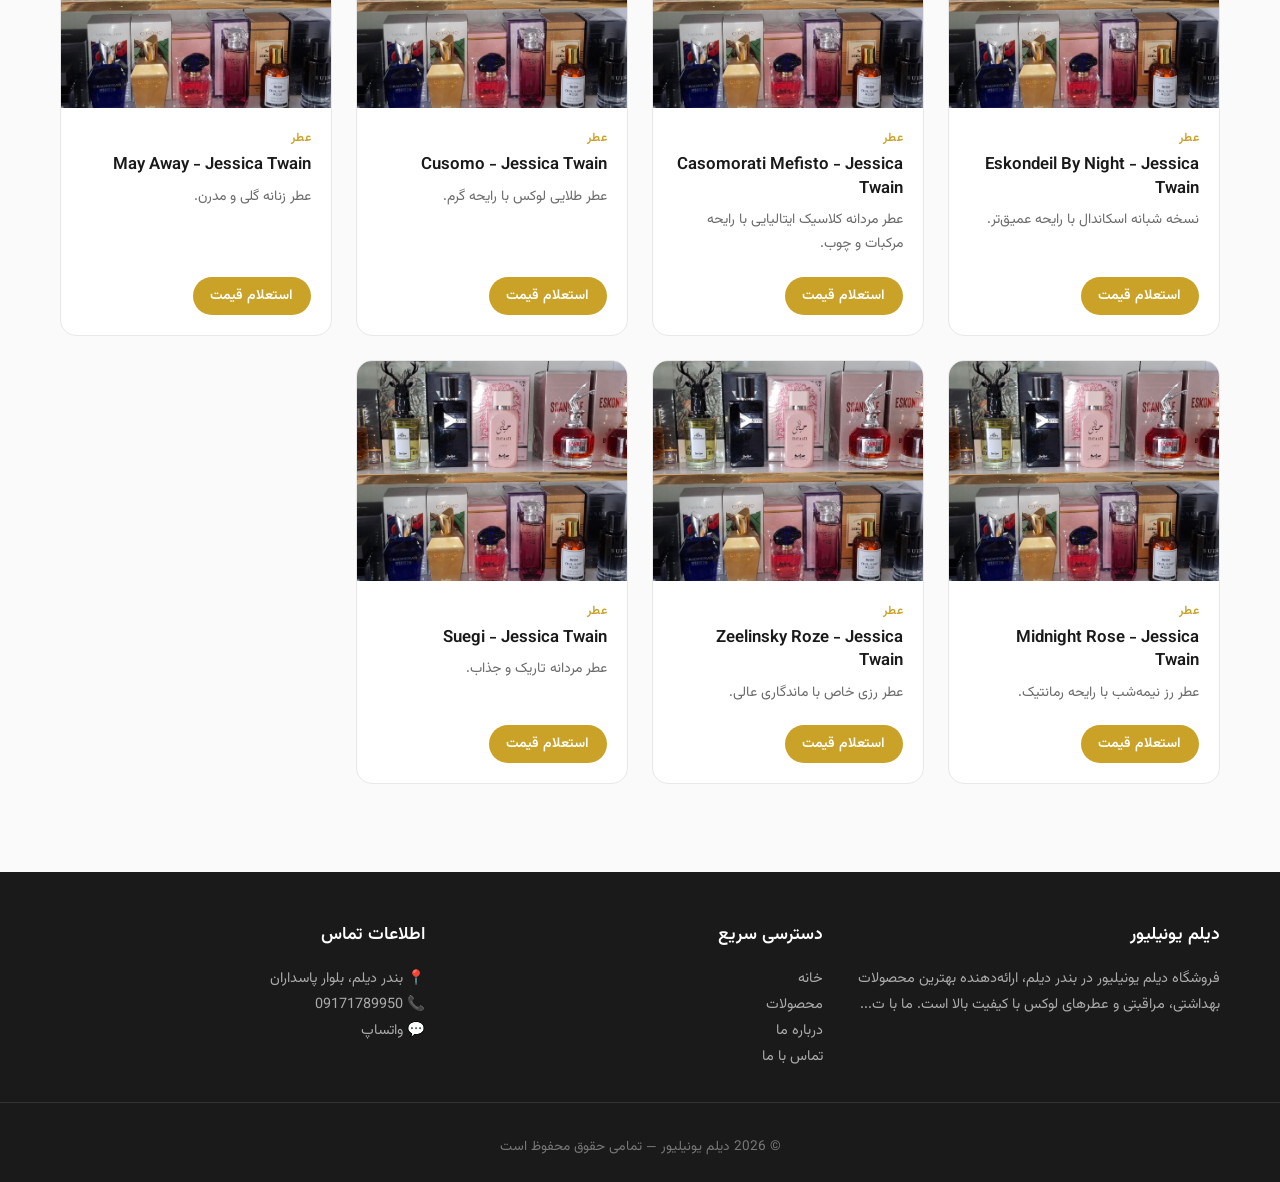
<file: products.html>
<!DOCTYPE html>
<html lang="fa" dir="rtl">
<head>
  <meta charset="UTF-8">
  <meta name="viewport" content="width=device-width, initial-scale=1.0">
  <meta name="description" content="لیست محصولات دیلم یونیلیور - عطر، شامپو، مام و ...">
  <meta name="theme-color" content="#c9a227">
  <title>محصولات | دیلم یونیلیور</title>
  <link rel="manifest" href="manifest.json">
  <link rel="icon" href="images/icon-192.png">
  <link rel="stylesheet" href="css/style.css">
</head>
<body>
  <header class="header" id="header"></header>

  <section class="section">
    <div class="container">
      <h1 class="section-title">محصولات</h1>
      <p class="section-subtitle">جستجو و فیلتر کنید تا محصول مورد نظرتان را پیدا کنید</p>

      <div class="toolbar">
        <div class="search-box">
          <span class="icon">🔍</span>
          <input type="search" id="searchInput" placeholder="جستجوی نام محصول...">
        </div>
        <div class="filter-pills" id="filterPills"></div>
      </div>

      <div class="products-grid" id="productsGrid"></div>
    </div>
  </section>

  <footer class="footer" id="footer"></footer>

  <!-- مودال استعلام قیمت -->
  <div class="modal-overlay" id="inquiryModal">
    <div class="modal">
      <h3>استعلام قیمت</h3>
      <p>محصول: <strong id="inquiryProductName"></strong></p>
      <form id="inquiryForm">
        <input type="hidden" id="inquiryProductId">
        <div class="form-group">
          <label for="customerName">نام شما</label>
          <input type="text" id="customerName" placeholder="نام و نام خانوادگی" required>
        </div>
        <div class="modal-actions">
          <button type="button" class="btn btn-outline" onclick="closeInquiryModal()">انصراف</button>
          <button type="submit" class="btn btn-primary">ارسال به واتساپ</button>
        </div>
      </form>
    </div>
  </div>

  <script src="js/data.js"></script>
  <script src="js/app.js"></script>
</body>
</html>
</file>
<file: css/style.css>
/* دیلم یونیلیور - Luxury Minimal White Theme */
@import url('https://fonts.googleapis.com/css2?family=Vazirmatn:wght@300;400;500;600;700&display=swap');

:root {
  --bg: #fafafa;
  --bg-soft: #f5f5f5;
  --card: #ffffff;
  --text: #1a1a1a;
  --text-muted: #6b6b6b;
  --accent: #c9a227;
  --accent-dark: #a8841a;
  --accent-light: #f7f0dc;
  --border: #e8e8e8;
  --shadow: 0 4px 24px rgba(0,0,0,0.06);
  --shadow-hover: 0 8px 32px rgba(0,0,0,0.1);
  --radius: 16px;
  --radius-sm: 10px;
  --transition: all 0.3s cubic-bezier(0.4, 0, 0.2, 1);
}

* {
  margin: 0;
  padding: 0;
  box-sizing: border-box;
}

html {
  scroll-behavior: smooth;
}

body {
  font-family: 'Vazirmatn', system-ui, sans-serif;
  background: var(--bg);
  color: var(--text);
  line-height: 1.7;
  direction: rtl;
  min-height: 100vh;
}

/* Header */
.header {
  position: sticky;
  top: 0;
  z-index: 100;
  background: rgba(255,255,255,0.92);
  backdrop-filter: blur(12px);
  border-bottom: 1px solid var(--border);
  padding: 0.75rem 0;
}

.header-inner {
  max-width: 1200px;
  margin: 0 auto;
  padding: 0 1.25rem;
  display: flex;
  align-items: center;
  justify-content: space-between;
  gap: 1rem;
}

.logo {
  font-size: 1.35rem;
  font-weight: 700;
  color: var(--text);
  text-decoration: none;
  letter-spacing: -0.5px;
  display: flex;
  align-items: center;
  gap: 0.5rem;
}

.logo span {
  color: var(--accent);
}

.nav {
  display: flex;
  gap: 0.25rem;
  align-items: center;
}

.nav a {
  text-decoration: none;
  color: var(--text-muted);
  font-weight: 500;
  font-size: 0.95rem;
  padding: 0.5rem 0.9rem;
  border-radius: 999px;
  transition: var(--transition);
}

.nav a:hover,
.nav a.active {
  color: var(--text);
  background: var(--accent-light);
}

.menu-toggle {
  display: none;
  background: none;
  border: none;
  font-size: 1.5rem;
  cursor: pointer;
  color: var(--text);
}

/* Hero */
.hero {
  background: linear-gradient(160deg, #ffffff 0%, #f9f6ef 50%, #fafafa 100%);
  padding: 4rem 1.25rem 3.5rem;
  text-align: center;
  border-bottom: 1px solid var(--border);
}

.hero h1 {
  font-size: clamp(1.8rem, 5vw, 2.6rem);
  font-weight: 700;
  margin-bottom: 0.75rem;
  letter-spacing: -1px;
}

.hero h1 span {
  color: var(--accent);
}

.hero p {
  color: var(--text-muted);
  font-size: 1.05rem;
  max-width: 520px;
  margin: 0 auto 1.75rem;
  font-weight: 400;
}

.hero-actions {
  display: flex;
  gap: 0.75rem;
  justify-content: center;
  flex-wrap: wrap;
}

/* Buttons */
.btn {
  display: inline-flex;
  align-items: center;
  justify-content: center;
  gap: 0.5rem;
  padding: 0.75rem 1.5rem;
  border-radius: 999px;
  font-family: inherit;
  font-weight: 600;
  font-size: 0.95rem;
  cursor: pointer;
  border: none;
  transition: var(--transition);
  text-decoration: none;
}

.btn-primary {
  background: var(--accent);
  color: #fff;
}

.btn-primary:hover {
  background: var(--accent-dark);
  transform: translateY(-2px);
  box-shadow: 0 6px 20px rgba(201, 162, 39, 0.35);
}

.btn-outline {
  background: transparent;
  color: var(--text);
  border: 1.5px solid var(--border);
}

.btn-outline:hover {
  border-color: var(--accent);
  color: var(--accent);
}

.btn-sm {
  padding: 0.5rem 1.1rem;
  font-size: 0.875rem;
}

/* Container */
.container {
  max-width: 1200px;
  margin: 0 auto;
  padding: 0 1.25rem;
}

.section {
  padding: 3.5rem 0;
}

.section-title {
  font-size: 1.6rem;
  font-weight: 700;
  margin-bottom: 0.5rem;
  text-align: center;
}

.section-subtitle {
  text-align: center;
  color: var(--text-muted);
  margin-bottom: 2.5rem;
  font-size: 0.95rem;
}

/* Categories */
.categories-grid {
  display: grid;
  grid-template-columns: repeat(auto-fill, minmax(140px, 1fr));
  gap: 1rem;
}

.category-card {
  background: var(--card);
  border: 1px solid var(--border);
  border-radius: var(--radius);
  padding: 1.5rem 1rem;
  text-align: center;
  cursor: pointer;
  transition: var(--transition);
  text-decoration: none;
  color: inherit;
}

.category-card:hover {
  border-color: var(--accent);
  box-shadow: var(--shadow);
  transform: translateY(-3px);
}

.category-card .icon {
  font-size: 1.8rem;
  margin-bottom: 0.5rem;
  display: block;
}

.category-card h3 {
  font-size: 0.95rem;
  font-weight: 600;
}

/* Search & Filters */
.toolbar {
  display: flex;
  flex-wrap: wrap;
  gap: 1rem;
  margin-bottom: 2rem;
  align-items: center;
  justify-content: space-between;
}

.search-box {
  position: relative;
  flex: 1;
  min-width: 220px;
  max-width: 360px;
}

.search-box input {
  width: 100%;
  padding: 0.75rem 1rem 0.75rem 2.75rem;
  border: 1.5px solid var(--border);
  border-radius: 999px;
  font-family: inherit;
  font-size: 0.95rem;
  background: var(--card);
  transition: var(--transition);
}

.search-box input:focus {
  outline: none;
  border-color: var(--accent);
  box-shadow: 0 0 0 3px var(--accent-light);
}

.search-box .icon {
  position: absolute;
  right: 1rem;
  top: 50%;
  transform: translateY(-50%);
  color: var(--text-muted);
  pointer-events: none;
}

.filter-pills {
  display: flex;
  flex-wrap: wrap;
  gap: 0.5rem;
}

.pill {
  padding: 0.4rem 1rem;
  border-radius: 999px;
  border: 1.5px solid var(--border);
  background: var(--card);
  font-family: inherit;
  font-size: 0.85rem;
  font-weight: 500;
  cursor: pointer;
  transition: var(--transition);
  color: var(--text-muted);
}

.pill:hover,
.pill.active {
  background: var(--accent);
  border-color: var(--accent);
  color: #fff;
}

/* Products Grid */
.products-grid {
  display: grid;
  grid-template-columns: repeat(auto-fill, minmax(260px, 1fr));
  gap: 1.5rem;
}

.product-card {
  background: var(--card);
  border-radius: var(--radius);
  border: 1px solid var(--border);
  overflow: hidden;
  transition: var(--transition);
  display: flex;
  flex-direction: column;
}

.product-card:hover {
  box-shadow: var(--shadow-hover);
  transform: translateY(-4px);
}

.product-image {
  height: 220px;
  background: var(--bg-soft);
  display: flex;
  align-items: center;
  justify-content: center;
  overflow: hidden;
  position: relative;
}

.product-image img {
  width: 100%;
  height: 100%;
  object-fit: cover;
  transition: var(--transition);
}

.product-card:hover .product-image img {
  transform: scale(1.04);
}

.product-body {
  padding: 1.25rem;
  flex: 1;
  display: flex;
  flex-direction: column;
}

.product-category {
  font-size: 0.75rem;
  color: var(--accent);
  font-weight: 600;
  margin-bottom: 0.35rem;
  text-transform: uppercase;
  letter-spacing: 0.5px;
}

.product-title {
  font-size: 1.05rem;
  font-weight: 600;
  margin-bottom: 0.5rem;
  line-height: 1.4;
}

.product-desc {
  font-size: 0.875rem;
  color: var(--text-muted);
  margin-bottom: 1.25rem;
  flex: 1;
  display: -webkit-box;
  -webkit-line-clamp: 2;
  -webkit-box-orient: vertical;
  overflow: hidden;
}

.product-actions {
  display: flex;
  gap: 0.5rem;
}

/* Gallery */
.gallery-grid {
  display: grid;
  grid-template-columns: repeat(auto-fit, minmax(300px, 1fr));
  gap: 1.25rem;
}

.gallery-item {
  border-radius: var(--radius);
  overflow: hidden;
  border: 1px solid var(--border);
  aspect-ratio: 16/9;
}

.gallery-item img {
  width: 100%;
  height: 100%;
  object-fit: cover;
  transition: var(--transition);
}

.gallery-item:hover img {
  transform: scale(1.03);
}

/* About */
.about-content {
  max-width: 720px;
  margin: 0 auto;
  text-align: center;
}

.about-content p {
  color: var(--text-muted);
  margin-bottom: 1rem;
  font-size: 1.05rem;
}

/* Contact / Footer */
.footer {
  background: #1a1a1a;
  color: #e0e0e0;
  padding: 3rem 0 1.5rem;
  margin-top: 2rem;
}

.footer-inner {
  max-width: 1200px;
  margin: 0 auto;
  padding: 0 1.25rem;
  display: grid;
  grid-template-columns: repeat(auto-fit, minmax(220px, 1fr));
  gap: 2rem;
}

.footer h4 {
  color: #fff;
  font-size: 1.1rem;
  margin-bottom: 1rem;
  font-weight: 600;
}

.footer p, .footer a {
  color: #aaa;
  font-size: 0.9rem;
  text-decoration: none;
  line-height: 1.8;
}

.footer a:hover {
  color: var(--accent);
}

.footer-bottom {
  text-align: center;
  padding-top: 2rem;
  margin-top: 2rem;
  border-top: 1px solid #333;
  font-size: 0.85rem;
  color: #777;
}

/* Modal */
.modal-overlay {
  position: fixed;
  inset: 0;
  background: rgba(0,0,0,0.45);
  backdrop-filter: blur(4px);
  z-index: 200;
  display: flex;
  align-items: center;
  justify-content: center;
  padding: 1rem;
  opacity: 0;
  visibility: hidden;
  transition: var(--transition);
}

.modal-overlay.active {
  opacity: 1;
  visibility: visible;
}

.modal {
  background: var(--card);
  border-radius: var(--radius);
  width: 100%;
  max-width: 420px;
  padding: 2rem;
  box-shadow: 0 20px 60px rgba(0,0,0,0.2);
  transform: translateY(20px);
  transition: var(--transition);
}

.modal-overlay.active .modal {
  transform: translateY(0);
}

.modal h3 {
  font-size: 1.25rem;
  margin-bottom: 0.5rem;
}

.modal p {
  color: var(--text-muted);
  font-size: 0.9rem;
  margin-bottom: 1.5rem;
}

.form-group {
  margin-bottom: 1.25rem;
}

.form-group label {
  display: block;
  font-size: 0.875rem;
  font-weight: 500;
  margin-bottom: 0.4rem;
}

.form-group input,
.form-group textarea,
.form-group select {
  width: 100%;
  padding: 0.75rem 1rem;
  border: 1.5px solid var(--border);
  border-radius: var(--radius-sm);
  font-family: inherit;
  font-size: 0.95rem;
  transition: var(--transition);
  background: var(--bg);
}

.form-group input:focus,
.form-group textarea:focus,
.form-group select:focus {
  outline: none;
  border-color: var(--accent);
  box-shadow: 0 0 0 3px var(--accent-light);
}

.modal-actions {
  display: flex;
  gap: 0.75rem;
  margin-top: 1.5rem;
}

.modal-actions .btn {
  flex: 1;
}

/* Empty state */
.empty-state {
  text-align: center;
  padding: 3rem 1rem;
  color: var(--text-muted);
}

.empty-state .icon {
  font-size: 3rem;
  margin-bottom: 1rem;
  opacity: 0.4;
}

/* Admin specific */
.admin-header {
  background: #1a1a1a;
  color: #fff;
  padding: 1rem 0;
}

.admin-header .logo {
  color: #fff;
}

.admin-layout {
  display: grid;
  grid-template-columns: 240px 1fr;
  min-height: calc(100vh - 60px);
}

.admin-sidebar {
  background: #111;
  color: #ccc;
  padding: 1.5rem 0;
}

.admin-sidebar a {
  display: block;
  padding: 0.75rem 1.5rem;
  color: #aaa;
  text-decoration: none;
  font-size: 0.95rem;
  transition: var(--transition);
}

.admin-sidebar a:hover,
.admin-sidebar a.active {
  background: #222;
  color: var(--accent);
}

.admin-content {
  padding: 2rem;
  background: var(--bg);
}

.admin-card {
  background: var(--card);
  border-radius: var(--radius);
  border: 1px solid var(--border);
  padding: 1.5rem;
  margin-bottom: 1.5rem;
}

.admin-table {
  width: 100%;
  border-collapse: collapse;
  font-size: 0.9rem;
}

.admin-table th,
.admin-table td {
  padding: 0.75rem 1rem;
  text-align: right;
  border-bottom: 1px solid var(--border);
}

.admin-table th {
  background: var(--bg-soft);
  font-weight: 600;
}

.login-box {
  max-width: 380px;
  margin: 10vh auto;
  background: var(--card);
  padding: 2.5rem;
  border-radius: var(--radius);
  box-shadow: var(--shadow);
  border: 1px solid var(--border);
}

/* Responsive */
@media (max-width: 768px) {
  .menu-toggle {
    display: block;
  }
  
  .nav {
    display: none;
    position: absolute;
    top: 100%;
    right: 0;
    left: 0;
    background: #fff;
    flex-direction: column;
    padding: 1rem;
    border-bottom: 1px solid var(--border);
    box-shadow: var(--shadow);
  }
  
  .nav.open {
    display: flex;
  }
  
  .nav a {
    width: 100%;
    text-align: center;
  }
  
  .admin-layout {
    grid-template-columns: 1fr;
  }
  
  .admin-sidebar {
    display: flex;
    overflow-x: auto;
    padding: 0.5rem;
  }
  
  .admin-sidebar a {
    white-space: nowrap;
    padding: 0.6rem 1rem;
  }
  
  .products-grid {
    grid-template-columns: repeat(auto-fill, minmax(160px, 1fr));
    gap: 1rem;
  }
  
  .product-image {
    height: 160px;
  }
}

/* Utility */
.hidden {
  display: none !important;
}

.text-center {
  text-align: center;
}

.mt-2 { margin-top: 0.5rem; }
.mt-3 { margin-top: 1rem; }
.mb-2 { margin-bottom: 0.5rem; }
</file>
